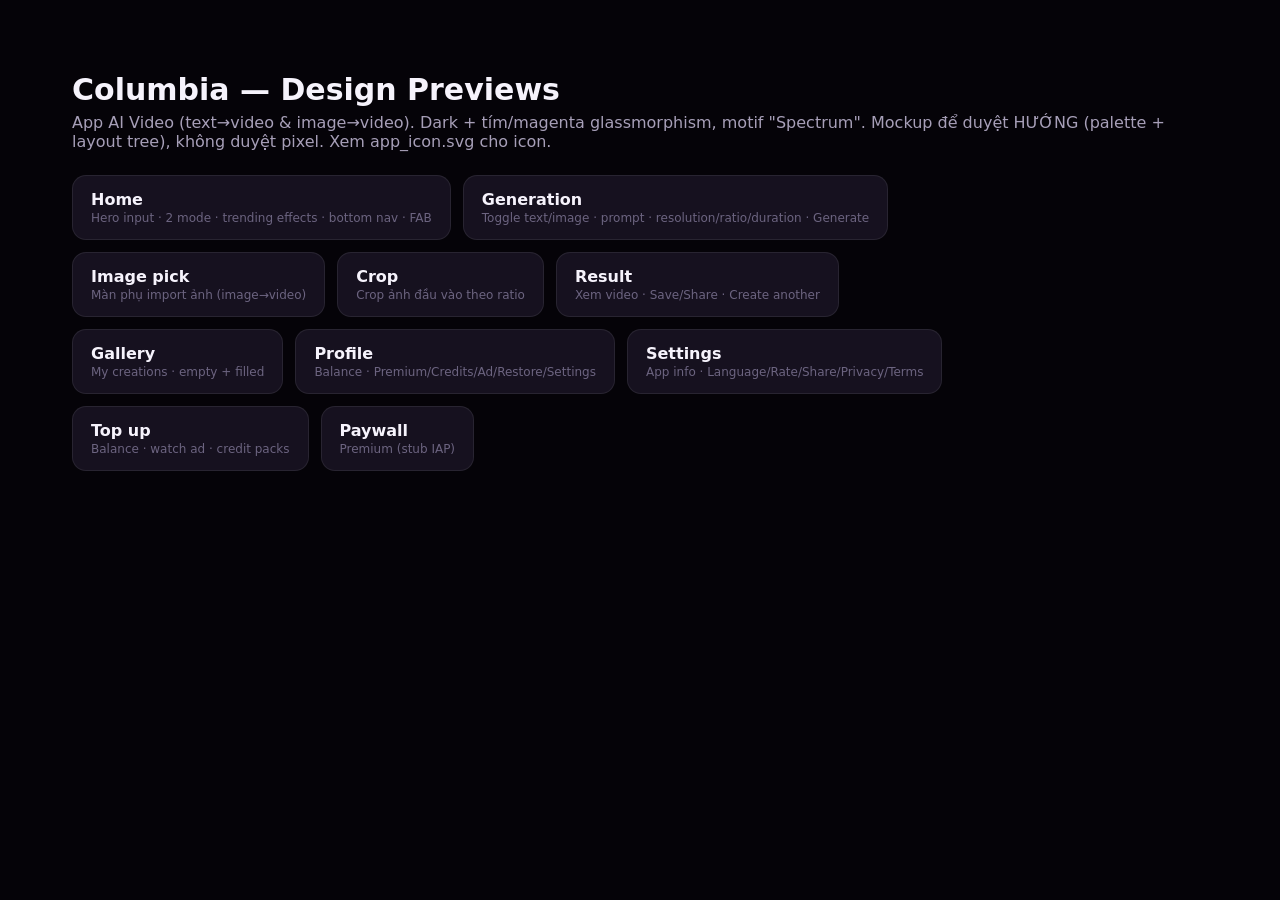
<file: blueprint/design_previews/index.html>
<!doctype html><html><head><meta charset="utf-8"><title>Columbia — Design Previews</title><link rel="stylesheet" href="style.css"></head><body>
<div class="index">
  <h1>Columbia — Design Previews</h1>
  <p>App AI Video (text→video &amp; image→video). Dark + tím/magenta glassmorphism, motif "Spectrum".
     Mockup để duyệt HƯỚNG (palette + layout tree), không duyệt pixel. Xem <code>app_icon.svg</code> cho icon.</p>
  <div class="links">
    <a href="home.html">Home <span>Hero input · 2 mode · trending effects · bottom nav · FAB</span></a>
    <a href="generation.html">Generation <span>Toggle text/image · prompt · resolution/ratio/duration · Generate</span></a>
    <a href="imagepick.html">Image pick <span>Màn phụ import ảnh (image→video)</span></a>
    <a href="crop.html">Crop <span>Crop ảnh đầu vào theo ratio</span></a>
    <a href="result.html">Result <span>Xem video · Save/Share · Create another</span></a>
    <a href="gallery.html">Gallery <span>My creations · empty + filled</span></a>
    <a href="profile.html">Profile <span>Balance · Premium/Credits/Ad/Restore/Settings</span></a>
    <a href="settings.html">Settings <span>App info · Language/Rate/Share/Privacy/Terms</span></a>
    <a href="topup.html">Top up <span>Balance · watch ad · credit packs</span></a>
    <a href="paywall.html">Paywall <span>Premium (stub IAP)</span></a>
  </div>
</div>
</body></html>
</file>
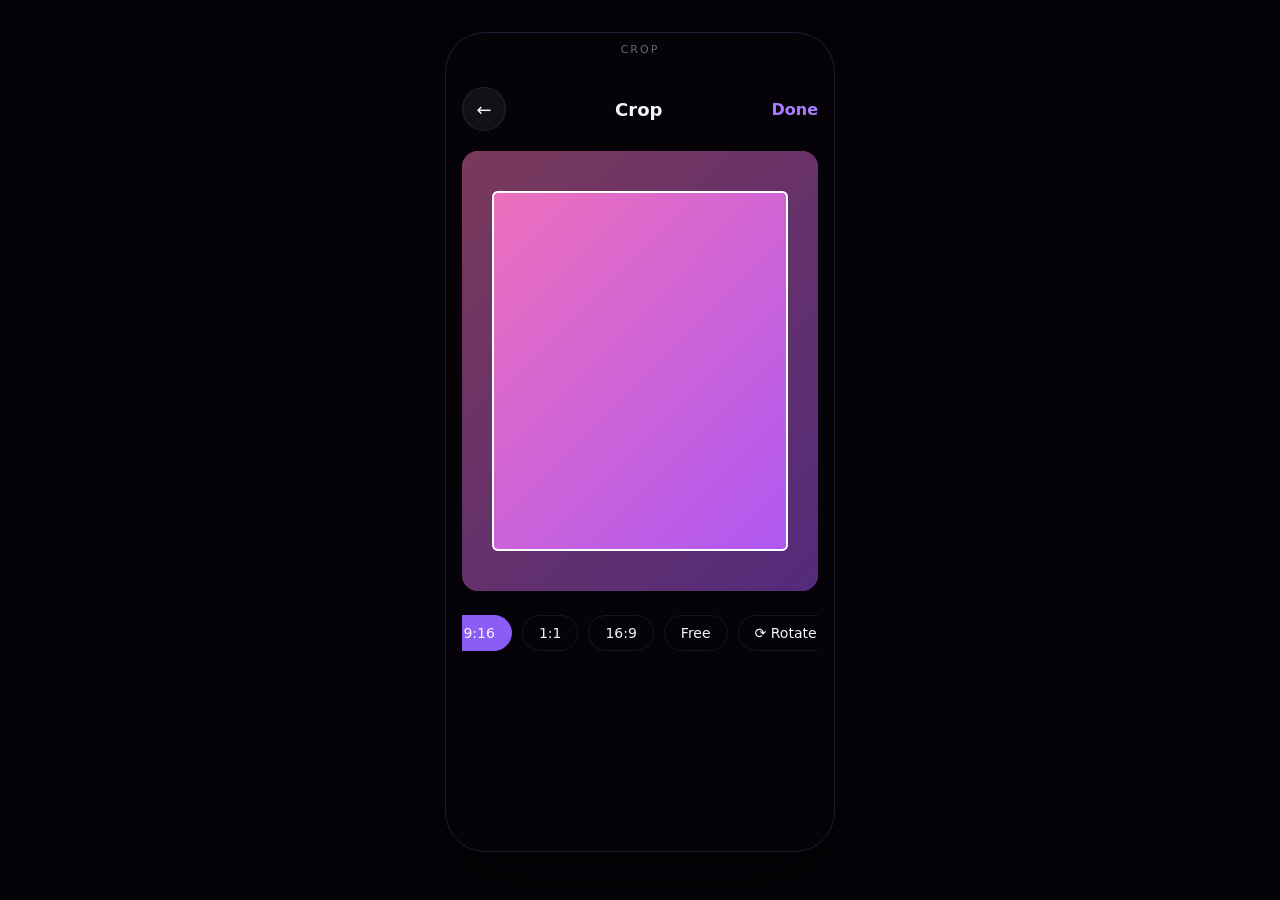
<file: blueprint/design_previews/crop.html>
<!doctype html><html><head><meta charset="utf-8"><title>Crop</title><link rel="stylesheet" href="style.css"></head><body>
<div class="phone" style="background:#050308"><div class="screen-name">Crop</div>
  <div class="scroll">
    <div class="status"></div>
    <div class="topbar"><div class="icon-btn">←</div><div class="grow" style="text-align:center;font-weight:800;font-size:18px">Crop</div><span style="color:var(--primary-bright);font-weight:800">Done</span></div>
    <div style="margin-top:20px;height:440px;border-radius:16px;background:linear-gradient(135deg,#f472b6,#a855f7);position:relative;overflow:hidden">
      <div style="position:absolute;inset:40px 30px;border:2px solid #fff;border-radius:6px;box-shadow:0 0 0 2000px rgba(0,0,0,.5)"></div>
    </div>
    <div class="chips mt24" style="justify-content:center">
      <span class="chip on">9:16</span><span class="chip">1:1</span><span class="chip">16:9</span><span class="chip">Free</span><span class="chip">⟳ Rotate</span>
    </div>
  </div>
</div>
</body></html>
</file>
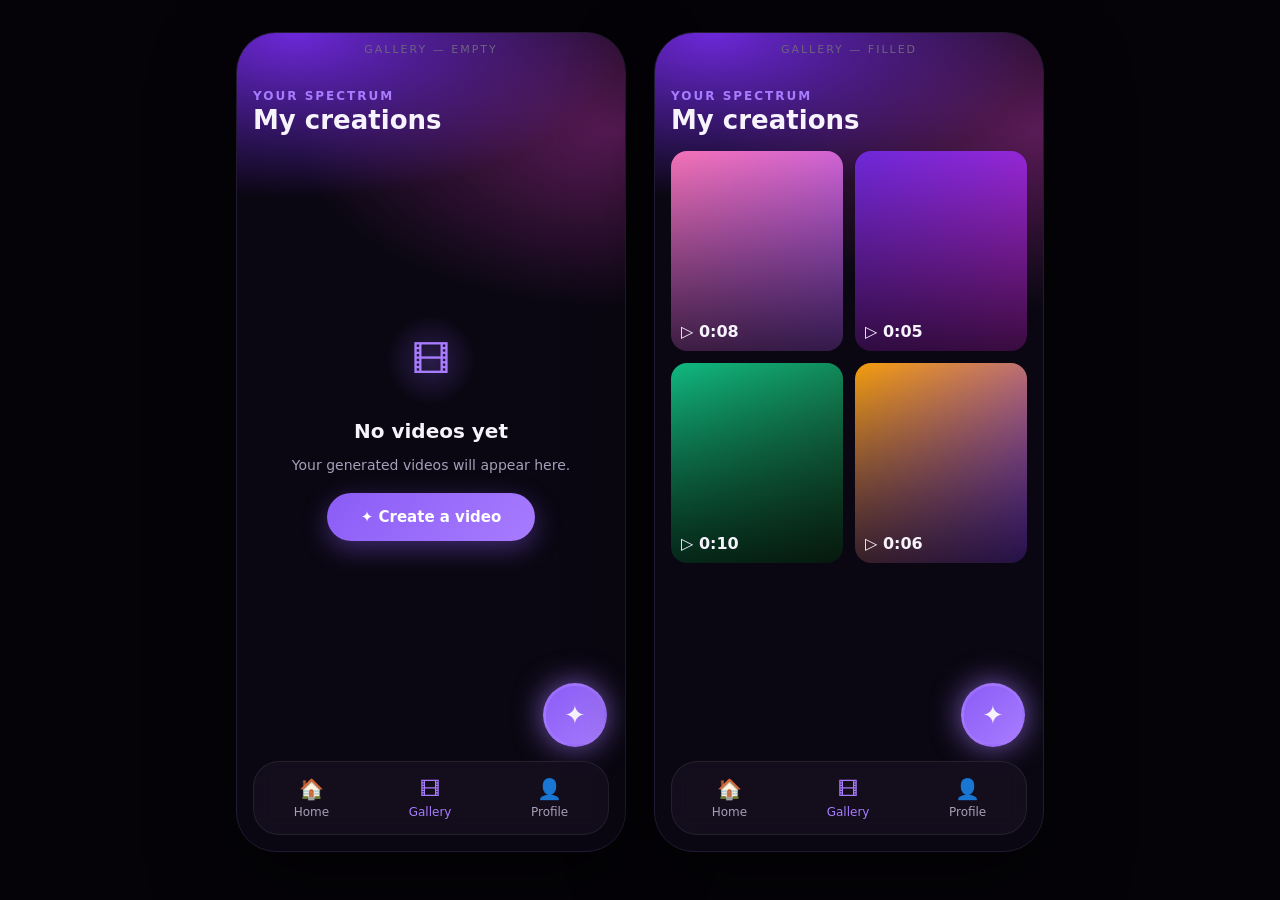
<file: blueprint/design_previews/gallery.html>
<!doctype html><html><head><meta charset="utf-8"><title>Gallery</title><link rel="stylesheet" href="style.css"></head><body>
<div class="phone"><div class="screen-name">Gallery — empty</div>
  <div class="scroll" style="padding-bottom:110px">
    <div class="status"></div>
    <div class="mt8 label-caps">Your spectrum</div>
    <div class="screen-title">My creations</div>

    <div class="col center" style="margin-top:180px;gap:14px">
      <div class="empty-ico">🎞</div>
      <div class="section-title">No videos yet</div>
      <div class="sub">Your generated videos will appear here.</div>
      <button class="btn" style="width:auto;padding:15px 34px;margin-top:6px">✦ Create a video</button>
    </div>
  </div>
  <div class="fab">✦</div>
  <div class="bottomnav">
    <div class="nav-item"><span class="i">🏠</span>Home</div>
    <div class="nav-item on"><span class="i">🎞</span>Gallery</div>
    <div class="nav-item"><span class="i">👤</span>Profile</div>
  </div>
</div>

<div class="phone"><div class="screen-name">Gallery — filled</div>
  <div class="scroll" style="padding-bottom:110px">
    <div class="status"></div>
    <div class="mt8 label-caps">Your spectrum</div>
    <div class="screen-title">My creations</div>
    <div class="grid2 mt16">
      <div class="effect pink" style="height:200px">▷ 0:08</div>
      <div class="effect" style="height:200px">▷ 0:05</div>
      <div class="effect green" style="height:200px">▷ 0:10</div>
      <div class="effect amber" style="height:200px">▷ 0:06</div>
    </div>
    <div class="spacer240"></div>
  </div>
  <div class="fab">✦</div>
  <div class="bottomnav">
    <div class="nav-item"><span class="i">🏠</span>Home</div>
    <div class="nav-item on"><span class="i">🎞</span>Gallery</div>
    <div class="nav-item"><span class="i">👤</span>Profile</div>
  </div>
</div>
</body></html>
</file>
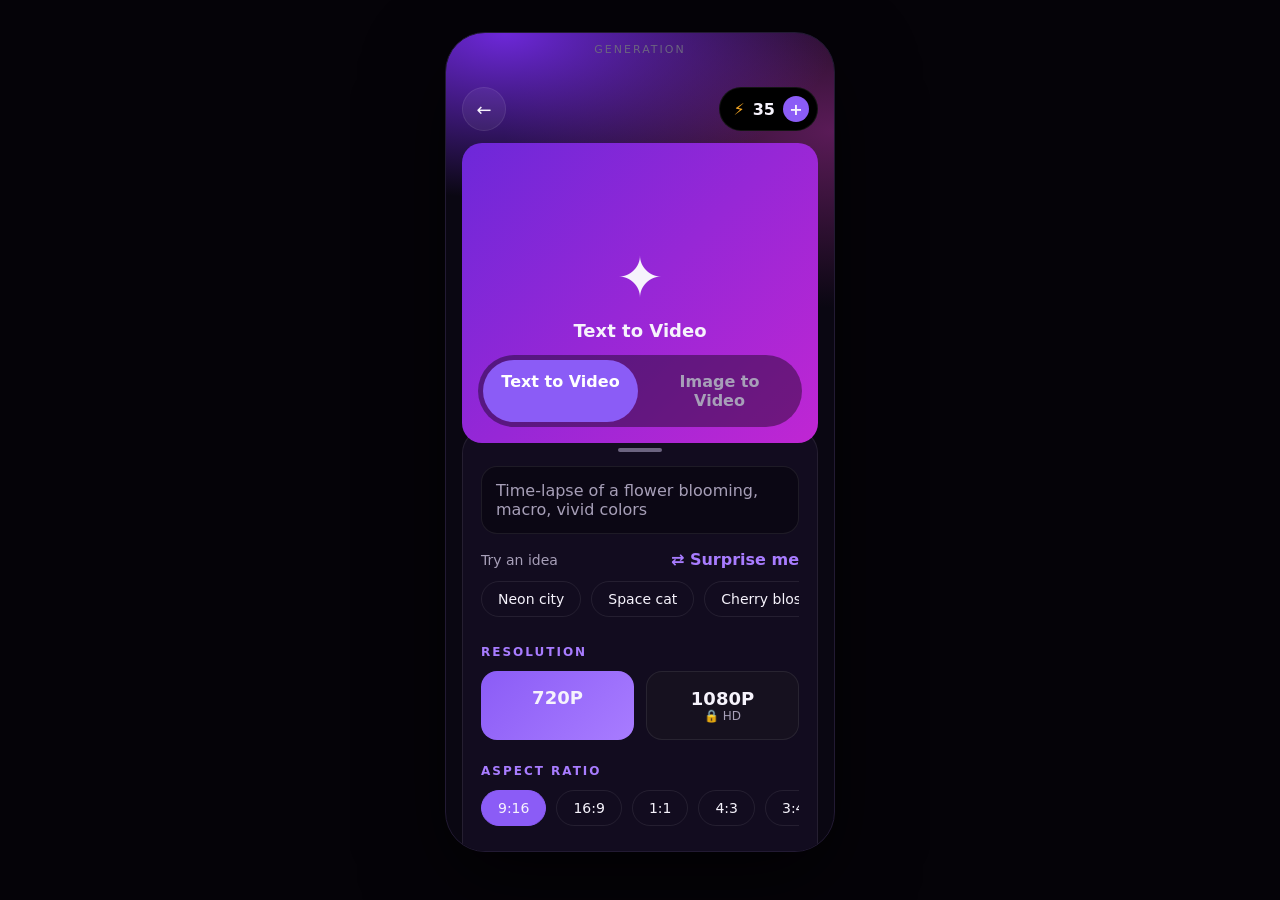
<file: blueprint/design_previews/generation.html>
<!doctype html><html><head><meta charset="utf-8"><title>Generation</title><link rel="stylesheet" href="style.css"></head><body>
<div class="phone"><div class="screen-name">Generation</div>
  <div class="scroll">
    <div class="status"></div>
    <div class="topbar">
      <div class="icon-btn">←</div>
      <div class="grow"></div>
      <div class="credit-pill"><span class="gold">⚡</span>35<span class="plus">+</span></div>
    </div>

    <div class="preview-area mt12">
      <div style="font-size:56px">✦</div>
      <div style="font-weight:800;font-size:18px">Text to Video</div>
      <div class="toggle" style="position:absolute;left:16px;right:16px;bottom:16px">
        <div class="seg on">Text to Video</div>
        <div class="seg">Image to Video</div>
      </div>
    </div>

    <div class="sheet">
      <div class="handle"></div>
      <div class="field">Time-lapse of a flower blooming, macro, vivid colors</div>
      <div class="row mt16"><span class="sub">Try an idea</span><div class="grow"></div><span style="color:var(--primary-bright);font-weight:700">⇄ Surprise me</span></div>
      <div class="chips mt12">
        <span class="chip">Neon city</span><span class="chip">Space cat</span><span class="chip">Cherry blossom</span><span class="chip">Ocean</span>
      </div>

      <div class="label-caps mt24">Resolution</div>
      <div class="res mt12">
        <div class="r on">720P</div>
        <div class="r">1080P <small>🔒 HD</small></div>
      </div>

      <div class="label-caps mt24">Aspect ratio</div>
      <div class="chips mt12">
        <span class="chip on">9:16</span><span class="chip">16:9</span><span class="chip">1:1</span><span class="chip">4:3</span><span class="chip">3:4</span>
      </div>

      <div class="label-caps mt24">Duration</div>
      <div class="row"><span class="muted">2s</span><div class="grow slider"><div class="knob"></div></div><span class="muted">15s</span></div>
      <div style="text-align:center;font-weight:800;color:var(--primary-bright)">8s</div>

      <div class="btn ghost mt16">▷ Watch 10 ads to create free</div>

      <div class="row mt16">
        <div class="col"><small class="muted">Generate</small><b class="gold" style="font-size:20px">⚡20</b></div>
        <div class="grow"></div>
        <button class="btn" style="width:auto;flex:1;margin-left:16px">✦ Generate</button>
      </div>
      <div class="spacer"></div>
    </div>
  </div>
</div>
</body></html>
</file>
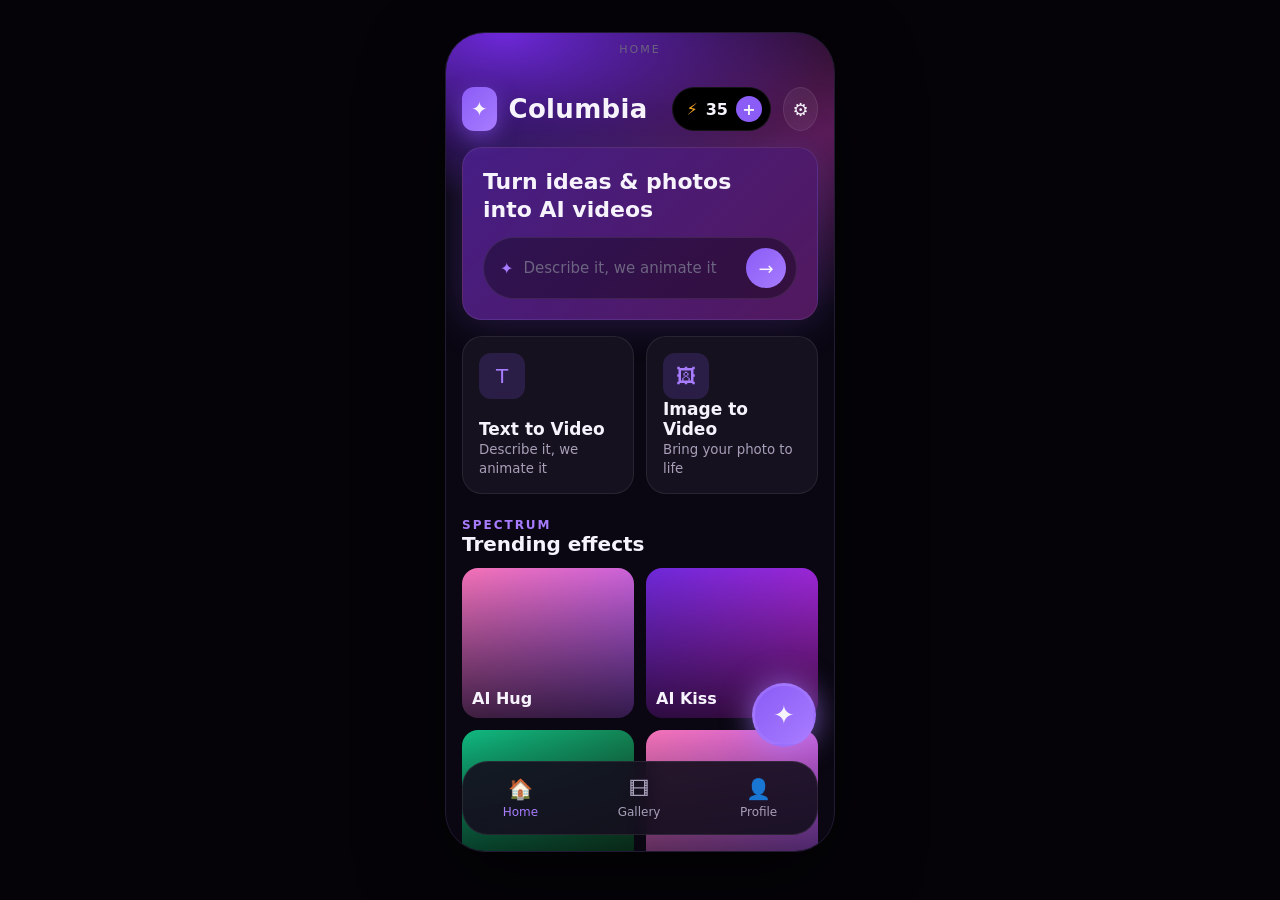
<file: blueprint/design_previews/home.html>
<!doctype html><html><head><meta charset="utf-8"><title>Home</title><link rel="stylesheet" href="style.css"></head><body>
<div class="phone"><div class="screen-name">Home</div>
  <div class="scroll" style="padding-bottom:110px">
    <div class="status"></div>
    <div class="topbar">
      <div class="logo">✦</div>
      <div class="app-title">Columbia</div>
      <div class="grow"></div>
      <div class="credit-pill"><span class="gold">⚡</span>35<span class="plus">+</span></div>
      <div class="icon-btn">⚙</div>
    </div>

    <div class="hero mt16">
      <div class="display">Turn ideas &amp; photos<br>into AI videos</div>
      <div class="input-bar">
        <span style="color:var(--primary-bright)">✦</span>
        <span class="ph">Describe it, we animate it</span>
        <div class="send">→</div>
      </div>
    </div>

    <div class="row mt16" style="gap:12px;align-items:stretch">
      <div class="mode-card">
        <div class="mode-ico">T</div>
        <div><b>Text to Video</b><br><small>Describe it, we animate it</small></div>
      </div>
      <div class="mode-card">
        <div class="mode-ico">🖼</div>
        <div><b>Image to Video</b><br><small>Bring your photo to life</small></div>
      </div>
    </div>

    <div class="mt24 label-caps">Spectrum</div>
    <div class="section-title">Trending effects</div>
    <div class="grid2 mt12">
      <div class="effect pink">AI Hug</div>
      <div class="effect">AI Kiss</div>
      <div class="effect green">Muscle</div>
      <div class="effect pink">Baby</div>
      <div class="effect amber">Aging</div>
      <div class="effect">Polaroid</div>
    </div>
    <div class="spacer240"></div>
  </div>

  <div class="fab">✦</div>
  <div class="bottomnav">
    <div class="nav-item on"><span class="i">🏠</span>Home</div>
    <div class="nav-item"><span class="i">🎞</span>Gallery</div>
    <div class="nav-item"><span class="i">👤</span>Profile</div>
  </div>
</div>
</body></html>
</file>
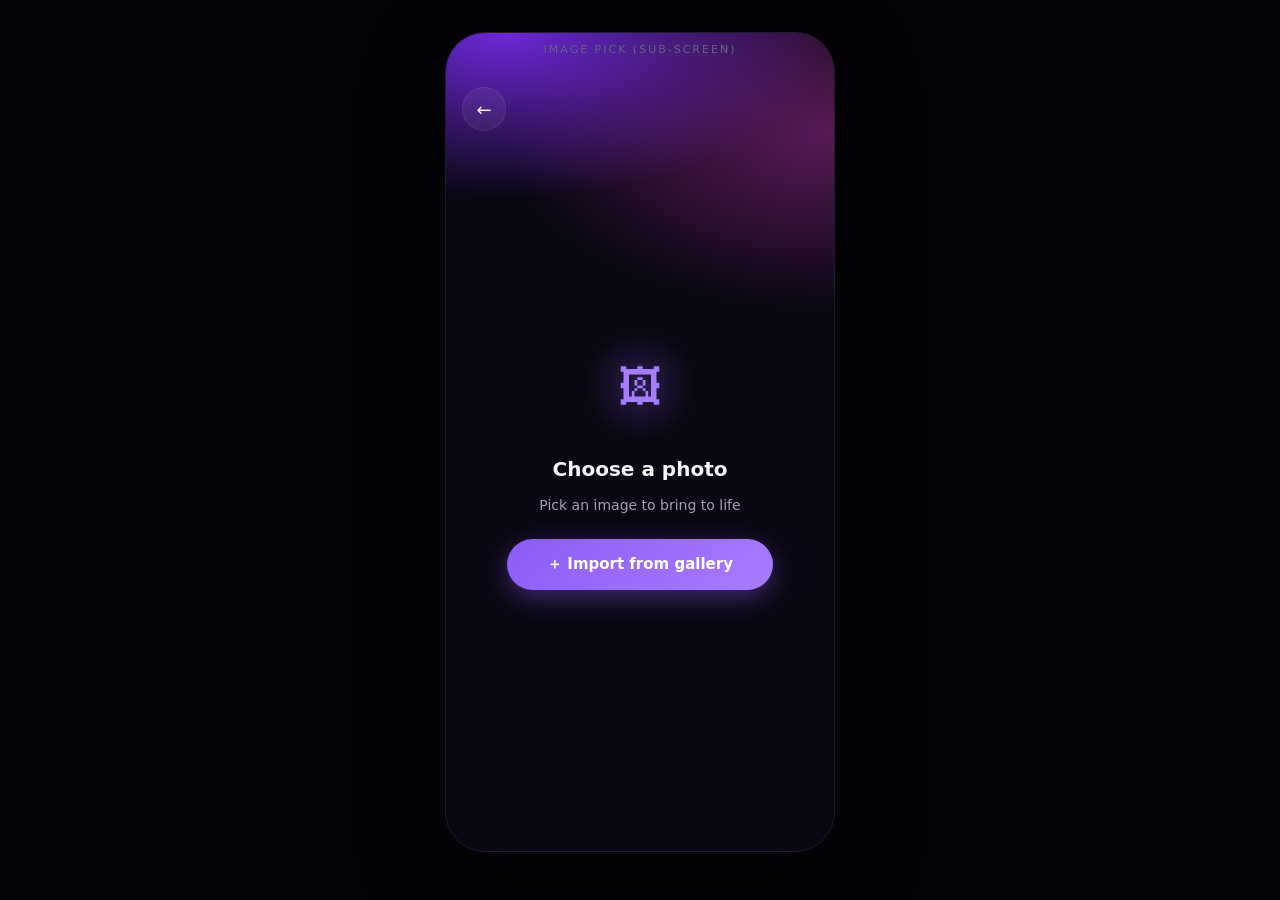
<file: blueprint/design_previews/imagepick.html>
<!doctype html><html><head><meta charset="utf-8"><title>Image pick</title><link rel="stylesheet" href="style.css"></head><body>
<div class="phone"><div class="screen-name">Image pick (sub-screen)</div>
  <div class="scroll">
    <div class="status"></div>
    <div class="topbar"><div class="icon-btn">←</div></div>
    <div class="col center" style="margin-top:200px;gap:16px">
      <div class="empty-ico" style="width:110px;height:110px;font-size:44px">🖼</div>
      <div class="section-title">Choose a photo</div>
      <div class="sub">Pick an image to bring to life</div>
      <button class="btn" style="width:auto;padding:16px 40px;margin-top:10px">＋ Import from gallery</button>
    </div>
  </div>
</div>
</body></html>
</file>
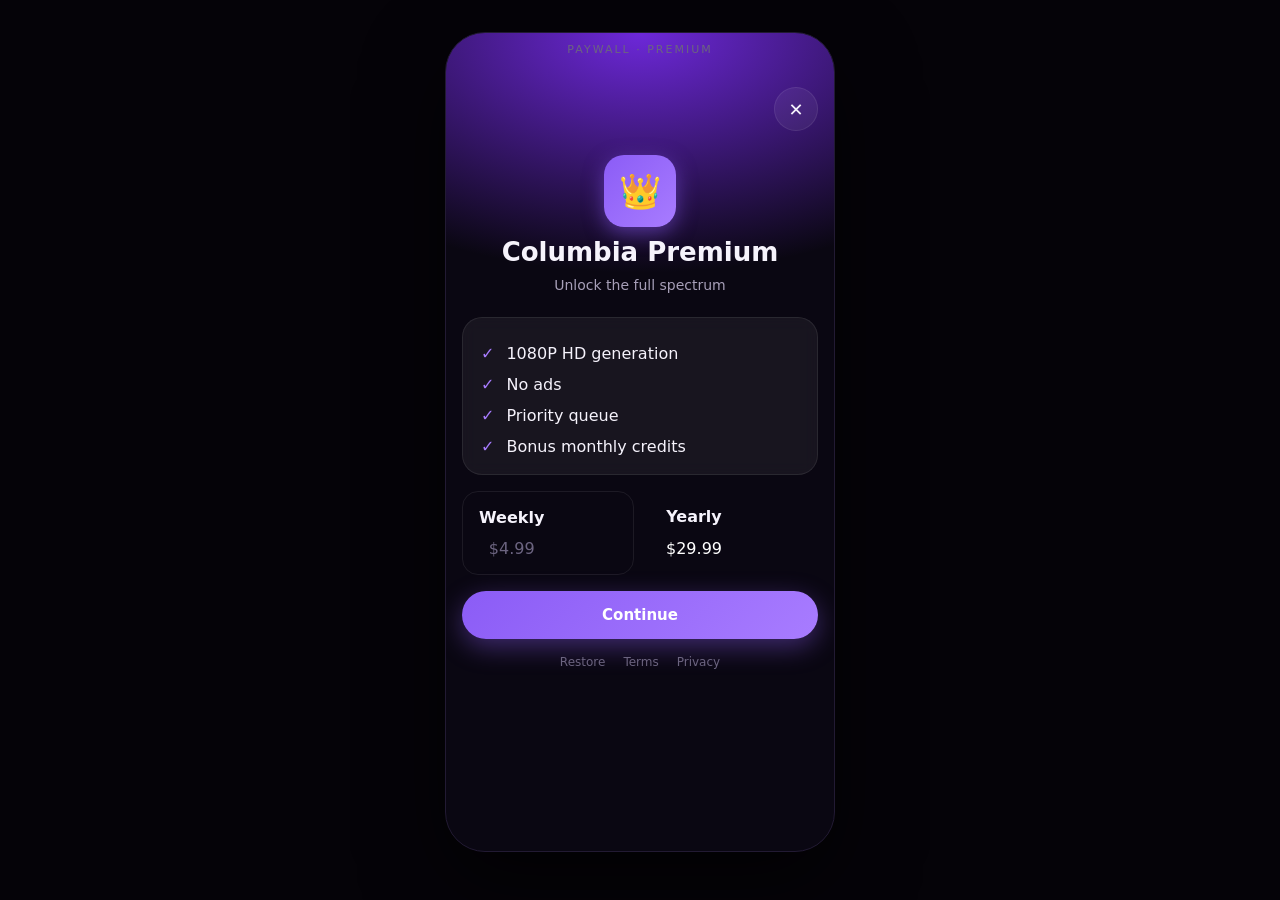
<file: blueprint/design_previews/paywall.html>
<!doctype html><html><head><meta charset="utf-8"><title>Paywall</title><link rel="stylesheet" href="style.css"></head><body>
<div class="phone" style="background:radial-gradient(700px 400px at 50% 0%,#6D28D9,transparent 60%),var(--bg)"><div class="screen-name">Paywall · Premium</div>
  <div class="scroll">
    <div class="status"></div>
    <div class="topbar"><div class="grow"></div><div class="icon-btn">✕</div></div>
    <div class="col center mt24" style="gap:10px">
      <div class="logo" style="width:72px;height:72px;font-size:34px;border-radius:20px">👑</div>
      <div style="font-size:26px;font-weight:800">Columbia Premium</div>
      <div class="sub">Unlock the full spectrum</div>
    </div>
    <div class="glass mt24">
      <div class="row mt8"><span style="color:var(--primary-bright)">✓</span><span>1080P HD generation</span></div>
      <div class="row mt12"><span style="color:var(--primary-bright)">✓</span><span>No ads</span></div>
      <div class="row mt12"><span style="color:var(--primary-bright)">✓</span><span>Priority queue</span></div>
      <div class="row mt12"><span style="color:var(--primary-bright)">✓</span><span>Bonus monthly credits</span></div>
    </div>
    <div class="grid2 mt16">
      <div class="res r" style="border:1px solid var(--border);border-radius:16px;padding:16px;text-align:center"><b>Weekly</b><br><span class="muted">$4.99</span></div>
      <div class="res r on" style="border-radius:16px;padding:16px;text-align:center"><b>Yearly</b><br><span style="color:#fff">$29.99</span></div>
    </div>
    <button class="btn mt16">Continue</button>
    <div class="row center mt16" style="gap:18px;color:var(--t3);font-size:12px;justify-content:center"><span>Restore</span><span>Terms</span><span>Privacy</span></div>
  </div>
</div>
</body></html>
</file>
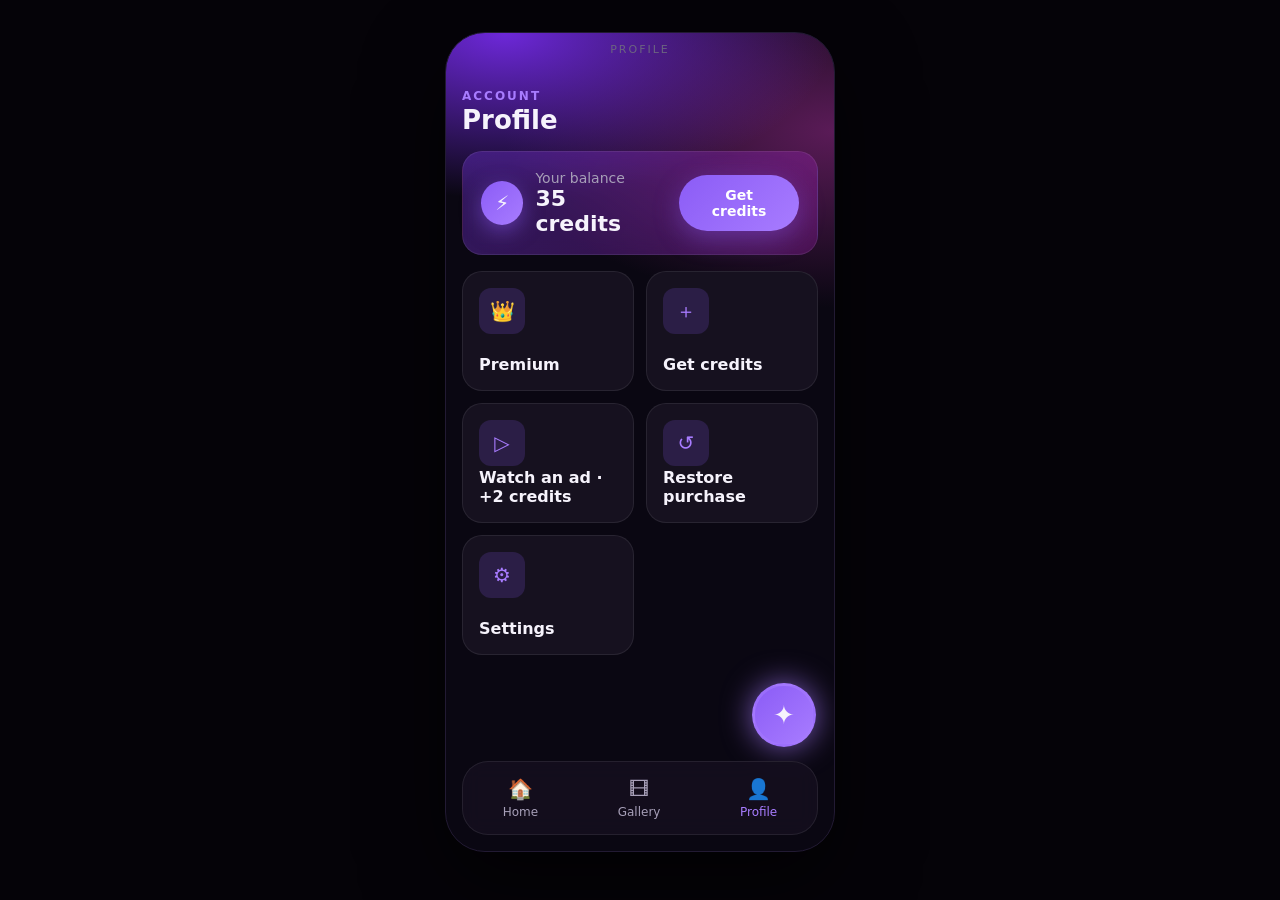
<file: blueprint/design_previews/profile.html>
<!doctype html><html><head><meta charset="utf-8"><title>Profile</title><link rel="stylesheet" href="style.css"></head><body>
<div class="phone"><div class="screen-name">Profile</div>
  <div class="scroll" style="padding-bottom:110px">
    <div class="status"></div>
    <div class="mt8 label-caps">Account</div>
    <div class="screen-title">Profile</div>

    <div class="glass mt16" style="background:linear-gradient(120deg,rgba(124,58,237,.35),rgba(192,38,211,.25))">
      <div class="row">
        <div class="logo" style="border-radius:50%">⚡</div>
        <div class="col"><span class="sub">Your balance</span><b style="font-size:22px">35 credits</b></div>
        <div class="grow"></div>
        <button class="btn sm">Get credits</button>
      </div>
    </div>

    <div class="grid2 mt16">
      <div class="opt"><div class="opt-ico">👑</div><b>Premium</b></div>
      <div class="opt"><div class="opt-ico">＋</div><b>Get credits</b></div>
      <div class="opt"><div class="opt-ico">▷</div><b>Watch an ad · +2 credits</b></div>
      <div class="opt"><div class="opt-ico">↺</div><b>Restore purchase</b></div>
      <div class="opt"><div class="opt-ico">⚙</div><b>Settings</b></div>
    </div>
    <div class="spacer240"></div>
  </div>
  <div class="fab">✦</div>
  <div class="bottomnav">
    <div class="nav-item"><span class="i">🏠</span>Home</div>
    <div class="nav-item"><span class="i">🎞</span>Gallery</div>
    <div class="nav-item on"><span class="i">👤</span>Profile</div>
  </div>
</div>
</body></html>
</file>
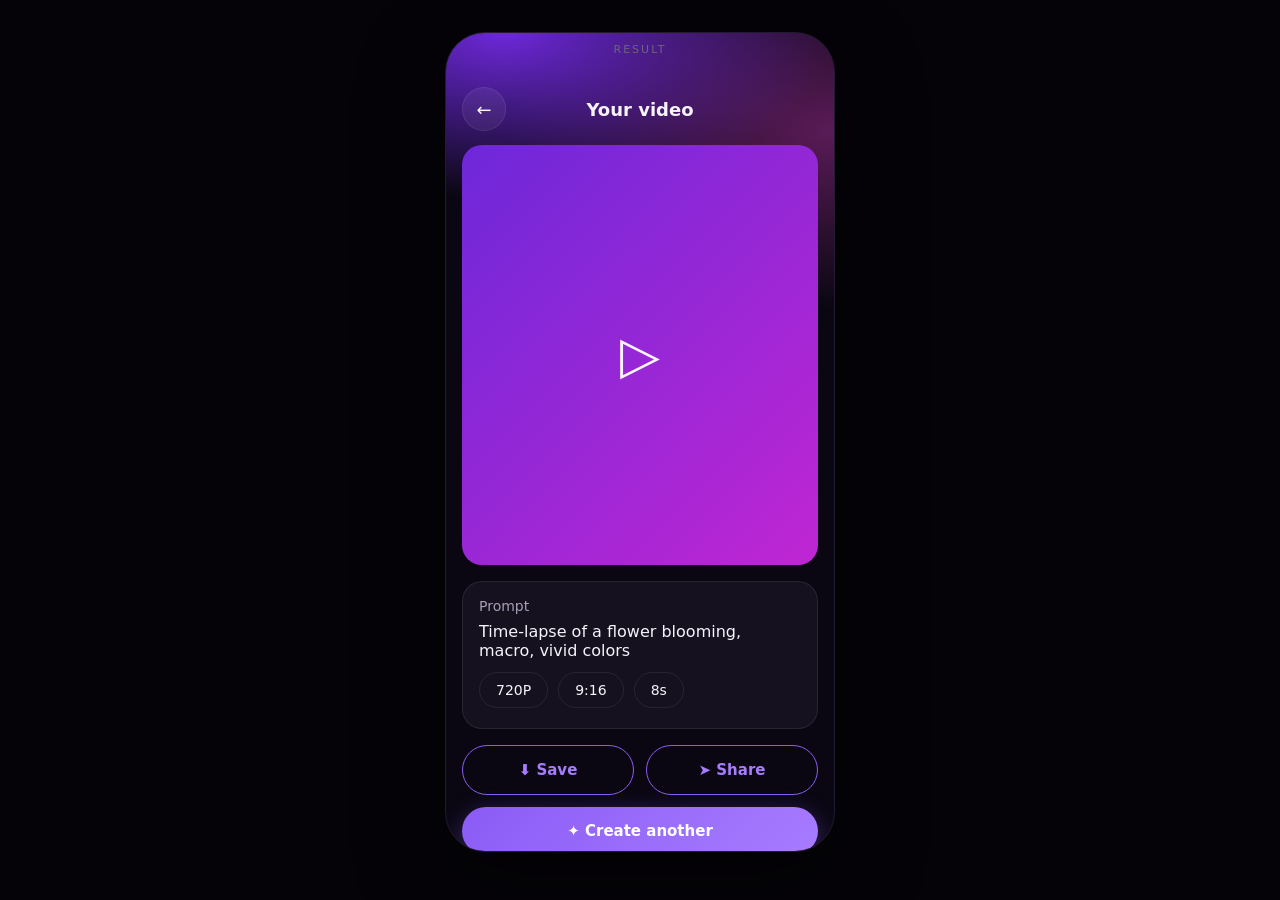
<file: blueprint/design_previews/result.html>
<!doctype html><html><head><meta charset="utf-8"><title>Result</title><link rel="stylesheet" href="style.css"></head><body>
<div class="phone"><div class="screen-name">Result</div>
  <div class="scroll">
    <div class="status"></div>
    <div class="topbar"><div class="icon-btn">←</div><div class="grow" style="text-align:center;font-weight:800;font-size:18px">Your video</div><div style="width:44px"></div></div>
    <div style="margin-top:14px;height:420px;border-radius:20px;background:linear-gradient(135deg,#6D28D9,#C026D3);display:grid;place-items:center;font-size:52px">▷</div>
    <div class="card mt16">
      <div class="sub">Prompt</div>
      <div class="mt8">Time-lapse of a flower blooming, macro, vivid colors</div>
      <div class="chips mt12"><span class="chip">720P</span><span class="chip">9:16</span><span class="chip">8s</span></div>
    </div>
    <div class="row mt16" style="gap:12px">
      <button class="btn ghost" style="flex:1">⬇ Save</button>
      <button class="btn ghost" style="flex:1">➤ Share</button>
    </div>
    <button class="btn mt12">✦ Create another</button>
    <div class="spacer"></div>
  </div>
</div>
</body></html>
</file>
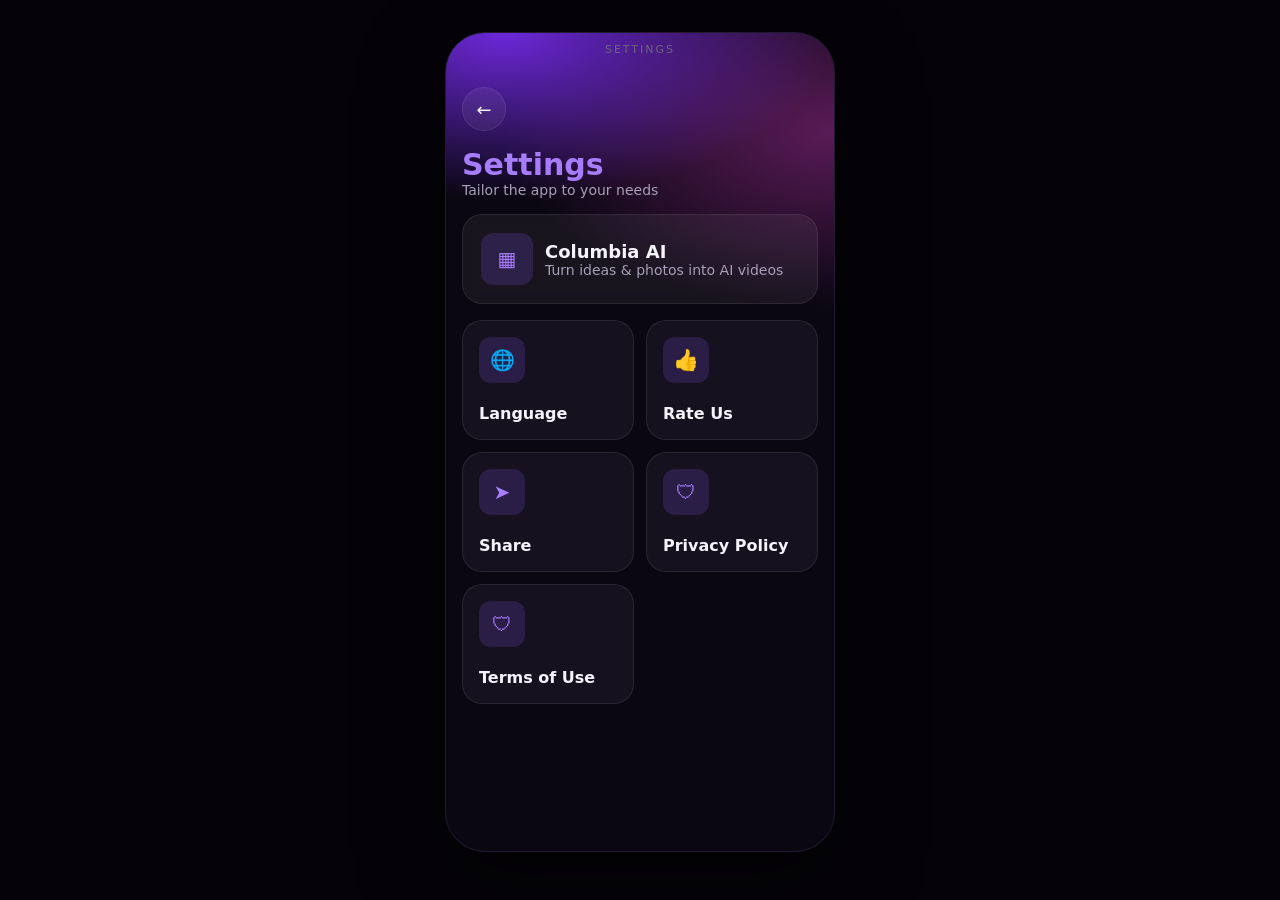
<file: blueprint/design_previews/settings.html>
<!doctype html><html><head><meta charset="utf-8"><title>Settings</title><link rel="stylesheet" href="style.css"></head><body>
<div class="phone"><div class="screen-name">Settings</div>
  <div class="scroll">
    <div class="status"></div>
    <div class="topbar"><div class="icon-btn">←</div></div>
    <div class="section-title mt16" style="color:var(--primary-bright);font-size:30px">Settings</div>
    <div class="sub">Tailor the app to your needs</div>

    <div class="glass mt16">
      <div class="row">
        <div class="opt-ico" style="width:52px;height:52px">▦</div>
        <div class="col"><b style="font-size:18px">Columbia AI</b><span class="sub">Turn ideas &amp; photos into AI videos</span></div>
      </div>
    </div>

    <div class="grid2 mt16">
      <div class="opt"><div class="opt-ico">🌐</div><b>Language</b></div>
      <div class="opt"><div class="opt-ico">👍</div><b>Rate Us</b></div>
      <div class="opt"><div class="opt-ico">➤</div><b>Share</b></div>
      <div class="opt"><div class="opt-ico">🛡</div><b>Privacy Policy</b></div>
      <div class="opt"><div class="opt-ico">🛡</div><b>Terms of Use</b></div>
    </div>
  </div>
</div>
</body></html>
</file>
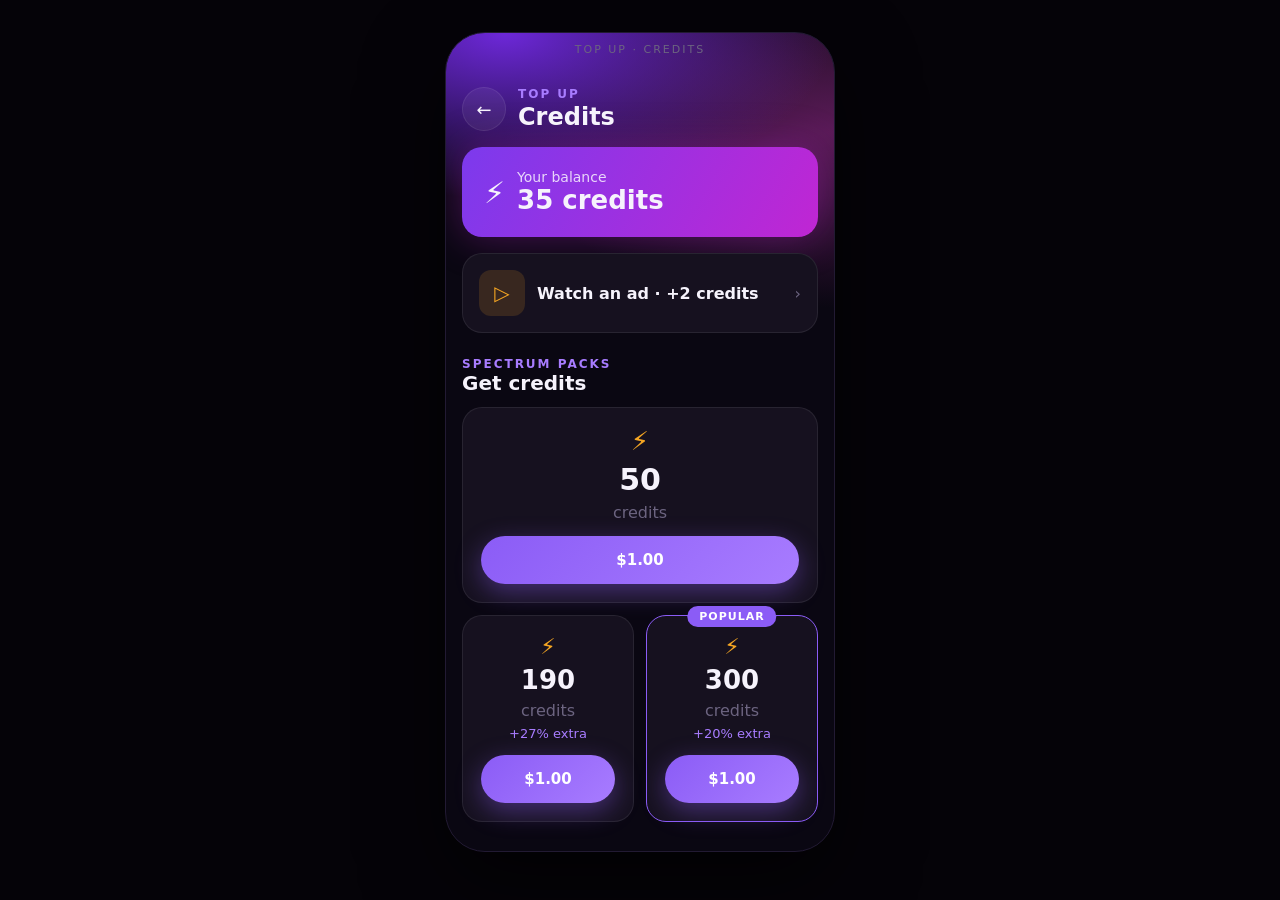
<file: blueprint/design_previews/topup.html>
<!doctype html><html><head><meta charset="utf-8"><title>Top up</title><link rel="stylesheet" href="style.css"></head><body>
<div class="phone"><div class="screen-name">Top up · Credits</div>
  <div class="scroll">
    <div class="status"></div>
    <div class="topbar"><div class="icon-btn">←</div><div class="col"><span class="label-caps">Top up</span><span class="screen-title" style="font-size:24px">Credits</span></div></div>

    <div class="mt16" style="border-radius:20px;padding:22px;background:var(--grad-bal);box-shadow:0 0 40px rgba(192,38,211,.35)">
      <div class="row"><div style="font-size:30px">⚡</div><div class="col"><span class="sub" style="color:rgba(255,255,255,.8)">Your balance</span><b style="font-size:26px">35 credits</b></div></div>
    </div>

    <div class="card mt16 row"><div class="opt-ico" style="color:var(--gold);background:rgba(245,166,35,.15)">▷</div><b>Watch an ad · +2 credits</b><div class="grow"></div><span class="muted">›</span></div>

    <div class="mt24 label-caps">Spectrum packs</div>
    <div class="section-title">Get credits</div>

    <div class="mt12 pack"><div style="font-size:26px" class="gold">⚡</div><b style="font-size:30px">50</b><span class="muted">credits</span><button class="btn mt8">$1.00</button></div>
    <div class="grid2 mt12">
      <div class="pack"><div style="font-size:22px" class="gold">⚡</div><b style="font-size:26px">190</b><span class="muted">credits</span><span style="color:var(--primary-bright);font-size:13px">+27% extra</span><button class="btn mt8">$1.00</button></div>
      <div class="pack pop"><div class="badge">POPULAR</div><div style="font-size:22px" class="gold">⚡</div><b style="font-size:26px">300</b><span class="muted">credits</span><span style="color:var(--primary-bright);font-size:13px">+20% extra</span><button class="btn mt8">$1.00</button></div>
    </div>
    <div class="spacer"></div>
  </div>
</div>
</body></html>
</file>
<file: blueprint/design_previews/style.css>
/* Columbia — design system mockup (duyệt HƯỚNG, không duyệt pixel) */
:root{
  --bg:#0A0712; --bg-elev:#120C1F; --surface:#16111F;
  --glass:rgba(255,255,255,.06); --border:rgba(255,255,255,.08);
  --primary:#8B5CF6; --primary-bright:#A87CFF; --primary-deep:#6D28D9; --magenta:#C026D3;
  --gold:#F5A623; --t1:#F6F3FC; --t2:#A79FB8; --t3:#6C6480;
  --success:#3DD68C; --danger:#F0556B;
  --grad-hero:linear-gradient(135deg,#6D28D9,#C026D3);
  --grad-cta:linear-gradient(135deg,#8B5CF6,#A87CFF);
  --grad-bal:linear-gradient(120deg,#7C3AED,#C026D3);
}
*{box-sizing:border-box;margin:0;padding:0;font-family:"Poppins","Montserrat","Segoe UI",system-ui,sans-serif}
body{background:#050308;color:var(--t1);display:flex;flex-wrap:wrap;gap:28px;padding:32px;justify-content:center}
a{color:inherit;text-decoration:none}

/* phone frame */
.phone{width:390px;height:820px;border-radius:40px;overflow:hidden;position:relative;
  background:
    radial-gradient(600px 300px at 15% 0%, var(--primary-deep) 0%, transparent 55%),
    radial-gradient(600px 320px at 100% 12%, #5A1B57 0%, transparent 55%),
    var(--bg);
  border:1px solid #221a33;box-shadow:0 30px 80px rgba(0,0,0,.6)}
.scroll{position:absolute;inset:0;overflow:auto;padding:14px 16px 0}
.screen-name{position:absolute;top:10px;left:0;right:0;text-align:center;font-size:11px;color:var(--t3);letter-spacing:2px;z-index:5;text-transform:uppercase}

/* generic */
.row{display:flex;align-items:center;gap:12px}
.col{display:flex;flex-direction:column}
.grow{flex:1}
.pad16{padding:0 16px}
.mt8{margin-top:8px}.mt12{margin-top:12px}.mt16{margin-top:16px}.mt24{margin-top:24px}.mt32{margin-top:32px}
.center{align-items:center;justify-content:center;text-align:center}

.status{height:34px}
.topbar{display:flex;align-items:center;gap:12px;padding-top:6px}
.logo{width:44px;height:44px;border-radius:12px;background:var(--grad-cta);display:grid;place-items:center;font-size:20px;box-shadow:0 6px 20px rgba(139,92,246,.5)}
.app-title{font-size:26px;font-weight:800;letter-spacing:.3px}
.icon-btn{width:44px;height:44px;border-radius:50%;background:var(--glass);border:1px solid var(--border);display:grid;place-items:center;font-size:18px;color:var(--t1)}
.credit-pill{display:flex;align-items:center;gap:8px;background:#000;border:1px solid var(--border);border-radius:50px;padding:8px 8px 8px 14px;font-weight:700}
.credit-pill .plus{width:26px;height:26px;border-radius:50%;background:var(--primary);display:grid;place-items:center;font-size:16px}
.gold{color:var(--gold)}

.label-caps{font-size:12px;letter-spacing:2px;color:var(--primary-bright);font-weight:700;text-transform:uppercase}
.screen-title{font-size:26px;font-weight:800;margin-top:2px}
.display{font-size:22px;font-weight:800;line-height:1.25}
.section-title{font-size:20px;font-weight:800}
.sub{color:var(--t2);font-size:14px}
.muted{color:var(--t3)}

.card{background:var(--surface);border:1px solid var(--border);border-radius:20px;padding:16px}
.glass{background:var(--glass);border:1px solid var(--border);border-radius:20px;padding:18px;backdrop-filter:blur(8px)}
.hero{border-radius:20px;padding:20px;background:
    linear-gradient(135deg,rgba(109,40,217,.55),rgba(192,38,211,.35)),var(--surface);
  border:1px solid var(--border);box-shadow:0 0 40px rgba(139,92,246,.25)}
.input-bar{display:flex;align-items:center;gap:10px;background:rgba(0,0,0,.35);border:1px solid var(--border);border-radius:50px;padding:10px 10px 10px 16px;margin-top:14px}
.input-bar .ph{color:var(--t3);flex:1;font-size:15px}
.send{width:40px;height:40px;border-radius:50%;background:var(--grad-cta);display:grid;place-items:center;font-size:18px}

.btn{border:none;border-radius:50px;padding:15px 20px;font-weight:800;font-size:15px;color:#fff;background:var(--grad-cta);display:inline-flex;gap:10px;align-items:center;justify-content:center;box-shadow:0 8px 26px rgba(139,92,246,.4);cursor:pointer;width:100%}
.btn.ghost{background:transparent;border:1px solid var(--primary);color:var(--primary-bright);box-shadow:none}
.btn.sm{padding:12px 18px;font-size:14px;width:auto}

.mode-card{flex:1;background:var(--surface);border:1px solid var(--border);border-radius:20px;padding:16px;min-height:140px;display:flex;flex-direction:column;justify-content:space-between}
.mode-ico{width:46px;height:46px;border-radius:12px;background:rgba(139,92,246,.18);display:grid;place-items:center;color:var(--primary-bright);font-size:20px}
.mode-card b{font-size:17px}
.mode-card small{color:var(--t2)}

.grid2{display:grid;grid-template-columns:1fr 1fr;gap:12px}
.effect{border-radius:16px;overflow:hidden;position:relative;height:150px;display:flex;align-items:flex-end;padding:10px;
  background:linear-gradient(180deg,transparent,rgba(0,0,0,.7)),var(--grad-hero);font-weight:700}
.effect.pink{background:linear-gradient(180deg,transparent,rgba(0,0,0,.7)),linear-gradient(135deg,#f472b6,#a855f7)}
.effect.green{background:linear-gradient(180deg,transparent,rgba(0,0,0,.7)),linear-gradient(135deg,#10b981,#14532d)}
.effect.amber{background:linear-gradient(180deg,transparent,rgba(0,0,0,.7)),linear-gradient(135deg,#f59e0b,#7c3aed)}

.opt{background:var(--surface);border:1px solid var(--border);border-radius:20px;padding:16px;min-height:120px;display:flex;flex-direction:column;justify-content:space-between}
.opt-ico{width:46px;height:46px;border-radius:12px;background:rgba(139,92,246,.18);display:grid;place-items:center;color:var(--primary-bright);font-size:20px}
.opt b{font-size:16px}

.toggle{display:flex;background:rgba(0,0,0,.4);border-radius:50px;padding:5px;gap:4px}
.toggle .seg{flex:1;text-align:center;padding:12px;border-radius:50px;color:var(--t2);font-weight:700}
.toggle .seg.on{background:var(--primary);color:#fff}

.chip{display:inline-block;border:1px solid var(--border);border-radius:50px;padding:9px 16px;color:var(--t1);font-size:14px;white-space:nowrap}
.chip.on{background:var(--primary);border-color:var(--primary)}
.chips{display:flex;gap:10px;overflow:auto;padding-bottom:4px}

.res{display:grid;grid-template-columns:1fr 1fr;gap:12px}
.res .r{border:1px solid var(--border);border-radius:16px;padding:16px;text-align:center;font-weight:800;font-size:18px;background:var(--surface)}
.res .r.on{background:var(--grad-cta);border:none}
.res .r small{display:block;color:var(--t2);font-weight:500;font-size:12px}

.fab{position:absolute;right:18px;bottom:104px;width:64px;height:64px;border-radius:50%;background:var(--grad-cta);display:grid;place-items:center;font-size:26px;box-shadow:0 0 30px rgba(168,124,255,.7);border:3px solid rgba(168,124,255,.5)}
.bottomnav{position:absolute;left:16px;right:16px;bottom:16px;height:74px;border-radius:26px;background:rgba(20,15,30,.9);border:1px solid var(--border);display:flex;justify-content:space-around;align-items:center;backdrop-filter:blur(10px)}
.nav-item{display:flex;flex-direction:column;align-items:center;gap:4px;color:var(--t2);font-size:12px}
.nav-item.on{color:var(--primary-bright)}
.nav-item .i{font-size:20px}

.preview-area{border-radius:20px;background:var(--grad-hero);min-height:300px;display:flex;flex-direction:column;align-items:center;justify-content:center;gap:10px;position:relative;padding:16px}
.sheet{background:var(--bg-elev);border:1px solid var(--border);border-radius:24px 24px 20px 20px;padding:18px;margin-top:-14px}
.handle{width:44px;height:4px;border-radius:4px;background:var(--t3);margin:0 auto 14px}
.field{background:rgba(0,0,0,.35);border:1px solid var(--border);border-radius:16px;padding:14px;color:var(--t2);min-height:64px}
.slider{height:6px;border-radius:6px;background:rgba(255,255,255,.12);position:relative;margin:14px 0}
.slider::after{content:"";position:absolute;left:0;top:0;height:6px;width:55%;border-radius:6px;background:var(--grad-cta)}
.slider .knob{position:absolute;left:calc(55% - 10px);top:-7px;width:20px;height:20px;border-radius:50%;background:#fff}
.pack{position:relative;display:flex;flex-direction:column;align-items:center;gap:6px;background:var(--surface);border:1px solid var(--border);border-radius:20px;padding:18px}
.pack.pop{border-color:var(--primary)}
/* badge POPULAR neo trên viền (overlay) — KHÔNG chiếm chiều cao nội dung, các thẻ vẫn bằng cao */
.badge{position:absolute;top:-10px;left:50%;transform:translateX(-50%);background:var(--primary);color:#fff;font-size:11px;font-weight:800;letter-spacing:1px;border-radius:50px;padding:4px 12px}
.spacer{height:120px}
.spacer240{height:200px}
.empty-ico{width:90px;height:90px;border-radius:50%;display:grid;place-items:center;font-size:38px;color:var(--primary-bright);background:radial-gradient(circle,rgba(139,92,246,.25),transparent 70%)}

/* index page */
.index{display:block;background:#050308;padding:40px;width:100%}
.index h1{font-size:30px;margin-bottom:6px}
.index p{color:var(--t2);margin-bottom:24px}
.index .links{display:flex;flex-wrap:wrap;gap:12px;max-width:900px}
.index .links a{background:var(--surface);border:1px solid var(--border);border-radius:14px;padding:14px 18px;font-weight:700;color:var(--t1)}
.index .links a span{display:block;color:var(--t3);font-size:12px;font-weight:500;margin-top:2px}
</file>
